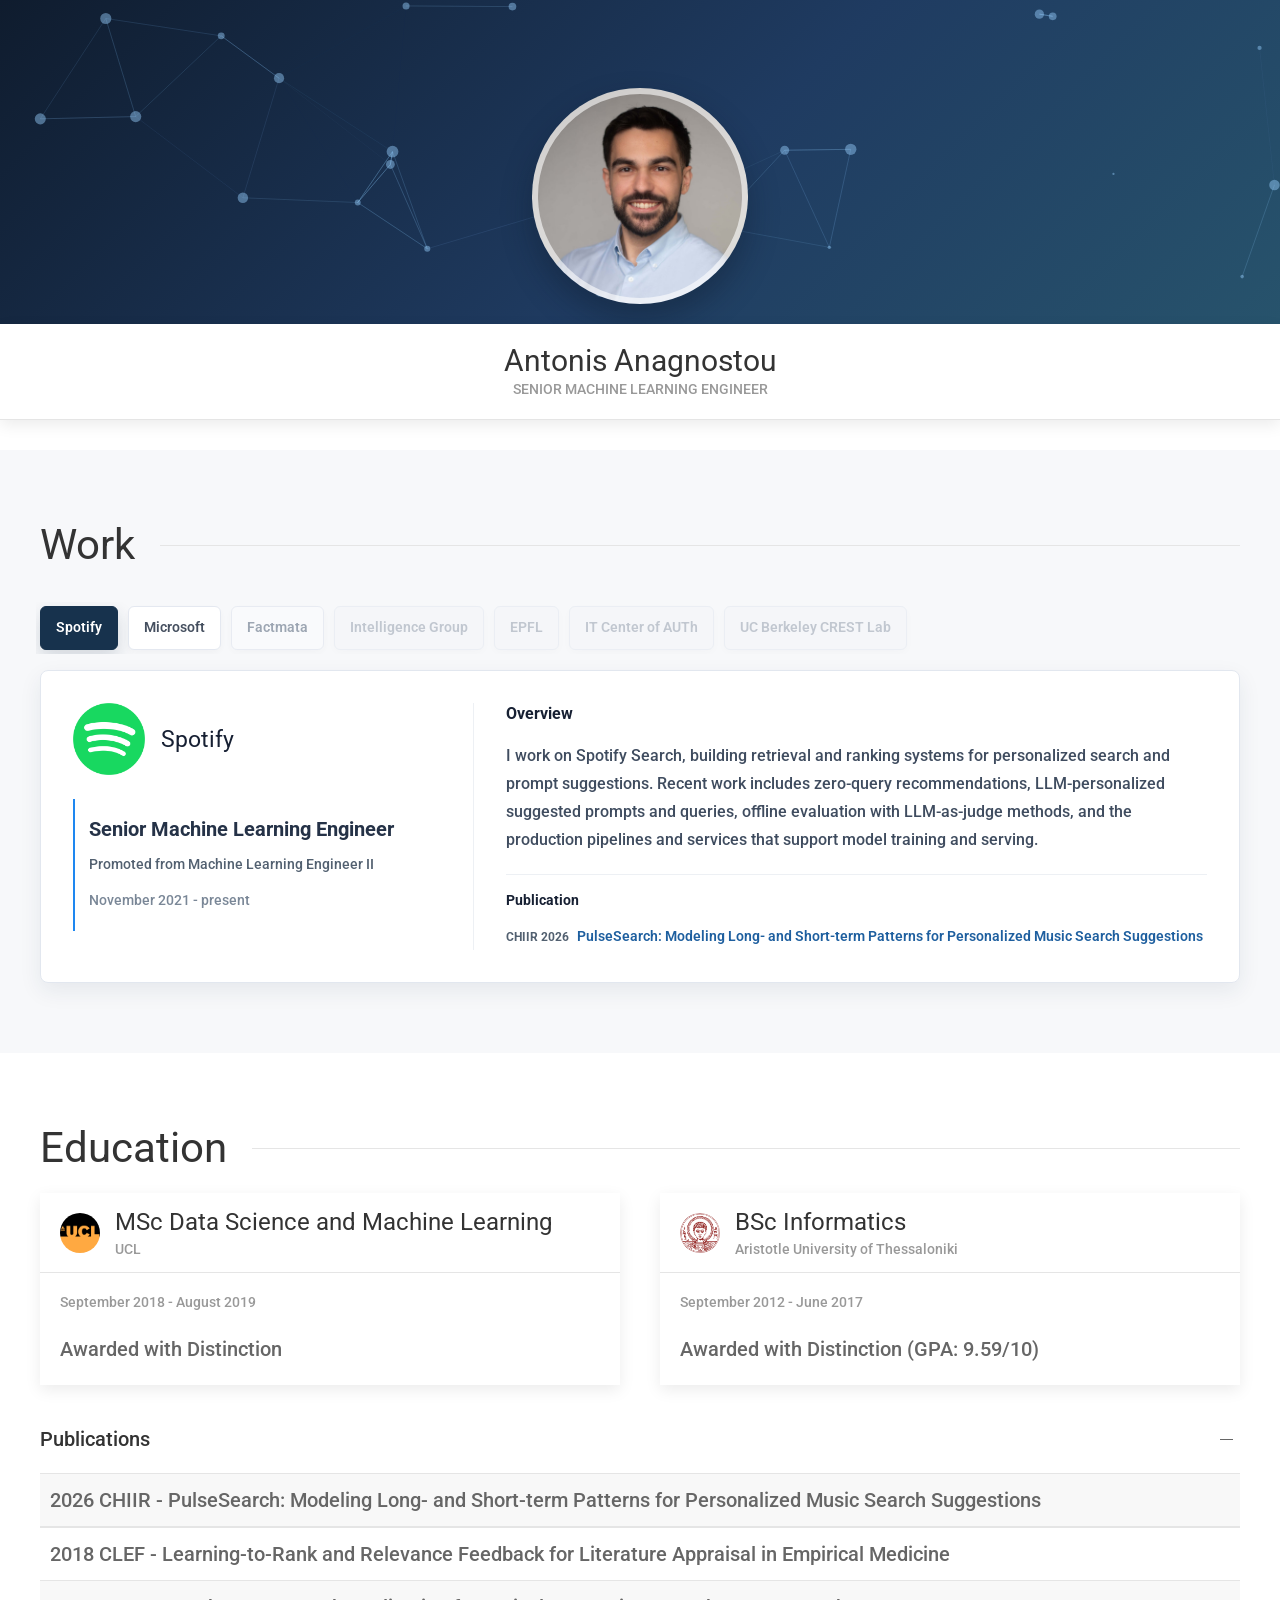
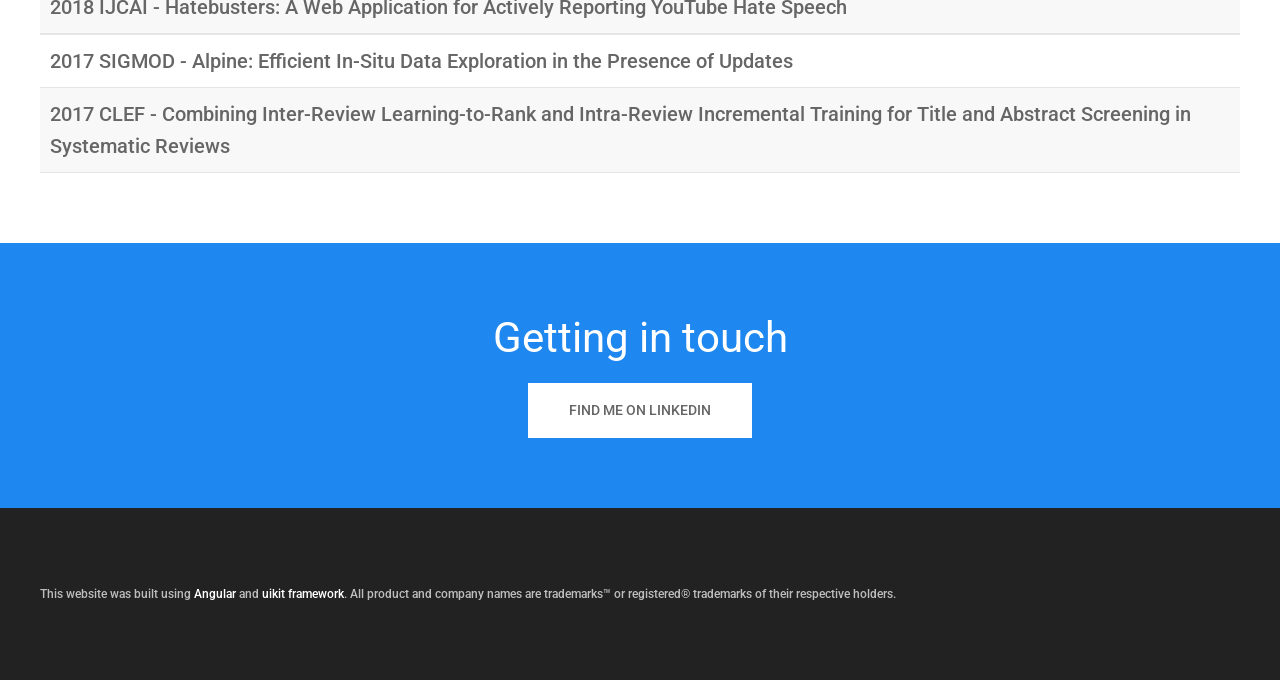
<file: index.html>
<!DOCTYPE html>
<html lang="en">
  <head>
    <link href="https://fonts.googleapis.com/icon?family=Material+Icons" rel="stylesheet"/>
    <link href="https://fonts.googleapis.com/css?family=Roboto:300,400,500" rel="stylesheet"/>
    <meta name="viewport" content="width=device-width, initial-scale=1"/>
    <link rel="stylesheet" href="assets/uikit.min.css"/>

    <script src="assets/uikit.min.js"></script>
    <script src="assets/uikit-icons.min.js"></script>
    <meta charset="utf-8"/>
    <title>Antonis Anagnostou | Personal Website</title>
    <base href="/"/>

    <meta name="viewport" content="width=device-width, initial-scale=1"/>
    <link rel="icon" type="image/x-icon" href="favicon.ico"/>
    <!-- Global site tag (gtag.js) - Google Analytics -->
    <script async="" src="https://www.googletagmanager.com/gtag/js?id=UA-120534418-1"></script>
    <script>
      window.dataLayer = window.dataLayer || [];
      function gtag() {
        dataLayer.push(arguments);
      }
      gtag("js", new Date());

      gtag("config", "UA-120534418-1");
    </script>
  <link rel="stylesheet" href="styles.css"></head>

  <body>
    <app-root>
      <div class="uk-align-center spinner" uk-spinner="ratio: 4"></div>
    </app-root>
  <script src="polyfills.js" type="module"></script><script src="main.js" type="module"></script></body>
</html>
</file>
<file: styles.css>
/* src/styles.css */
body {
  font-style: normal;
  font-weight: 500;
  font-stretch: normal;
  font-size: 20px;
  line-height: 32px;
  font-family:
    Roboto,
    "Helvetica Neue",
    sans-serif;
  background-color: rgba(255, 255, 255, 0.8);
}
a {
  color: inherit;
}
a:hover,
a:focus {
  color: inherit;
}
.spinner {
  margin-top: 260px;
  text-align: center;
}

/* angular:styles/global:styles */
/*# sourceMappingURL=styles.css.map */
</file>
